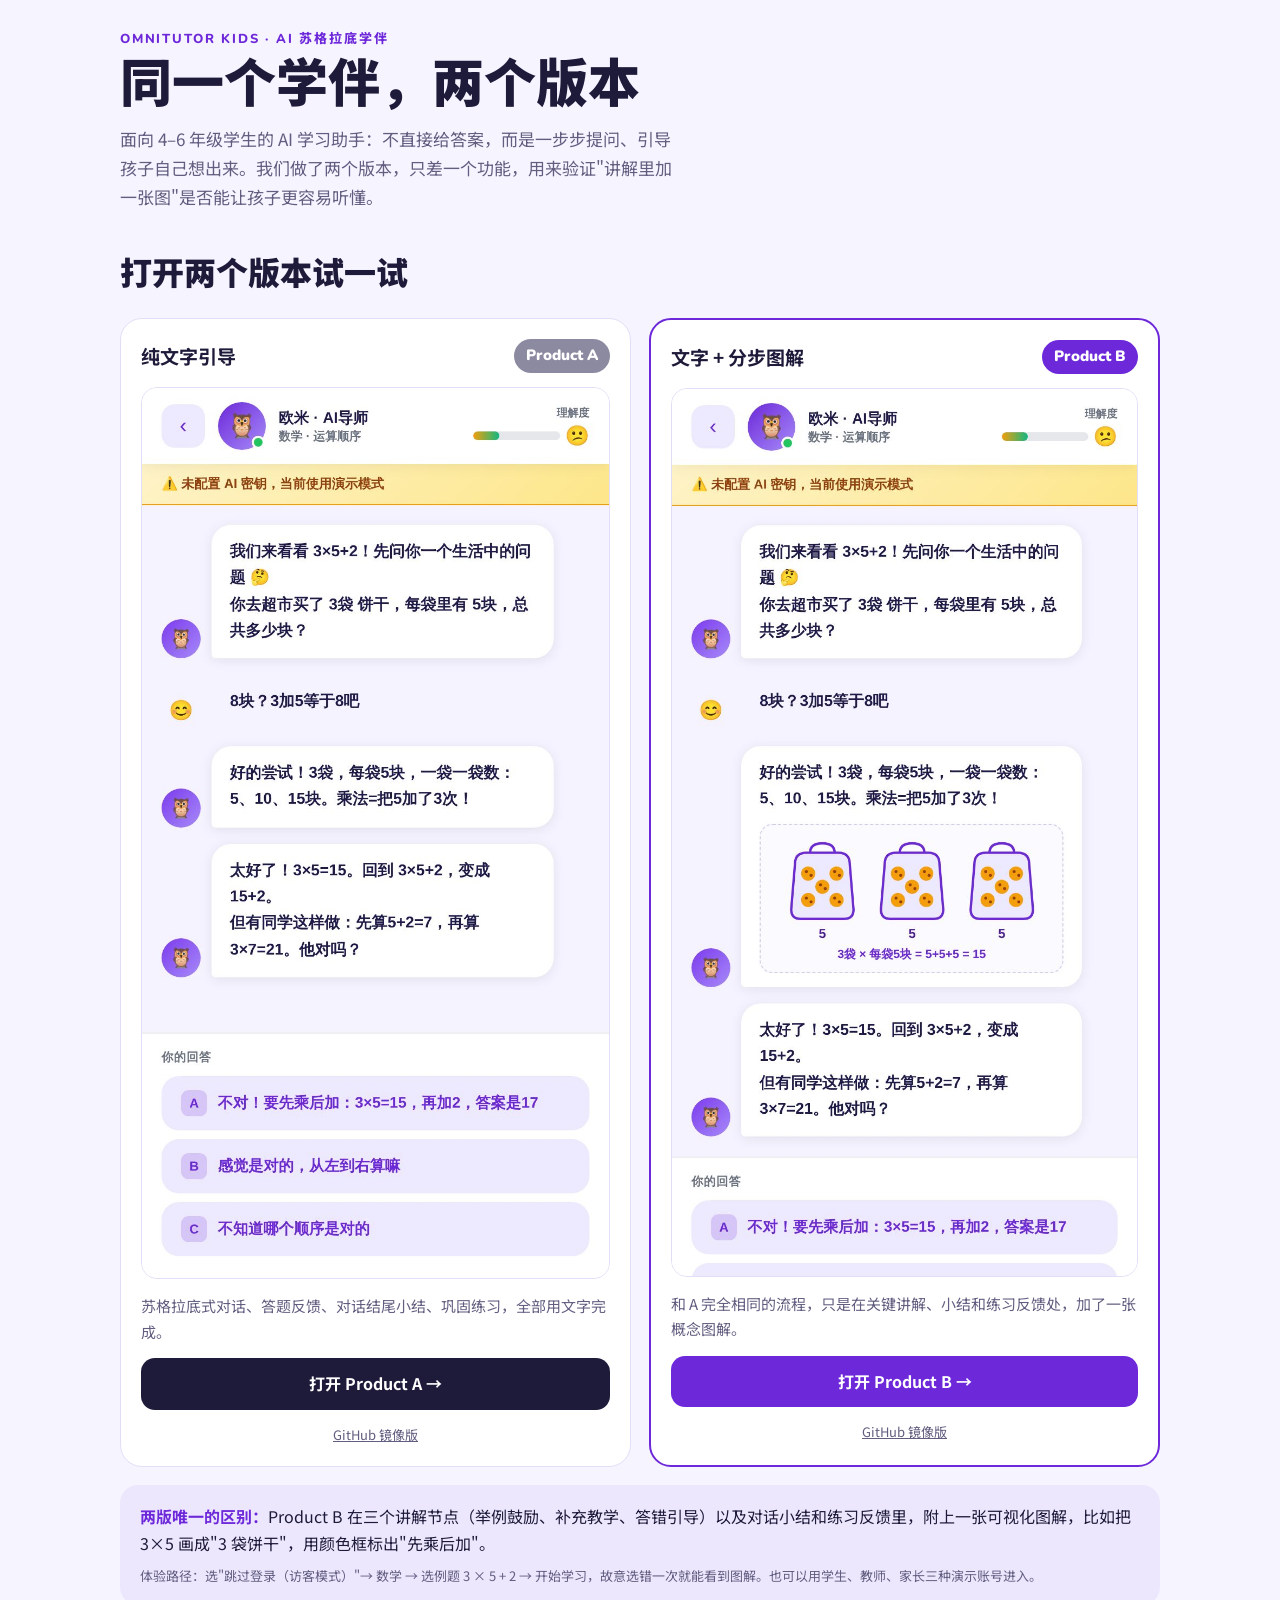
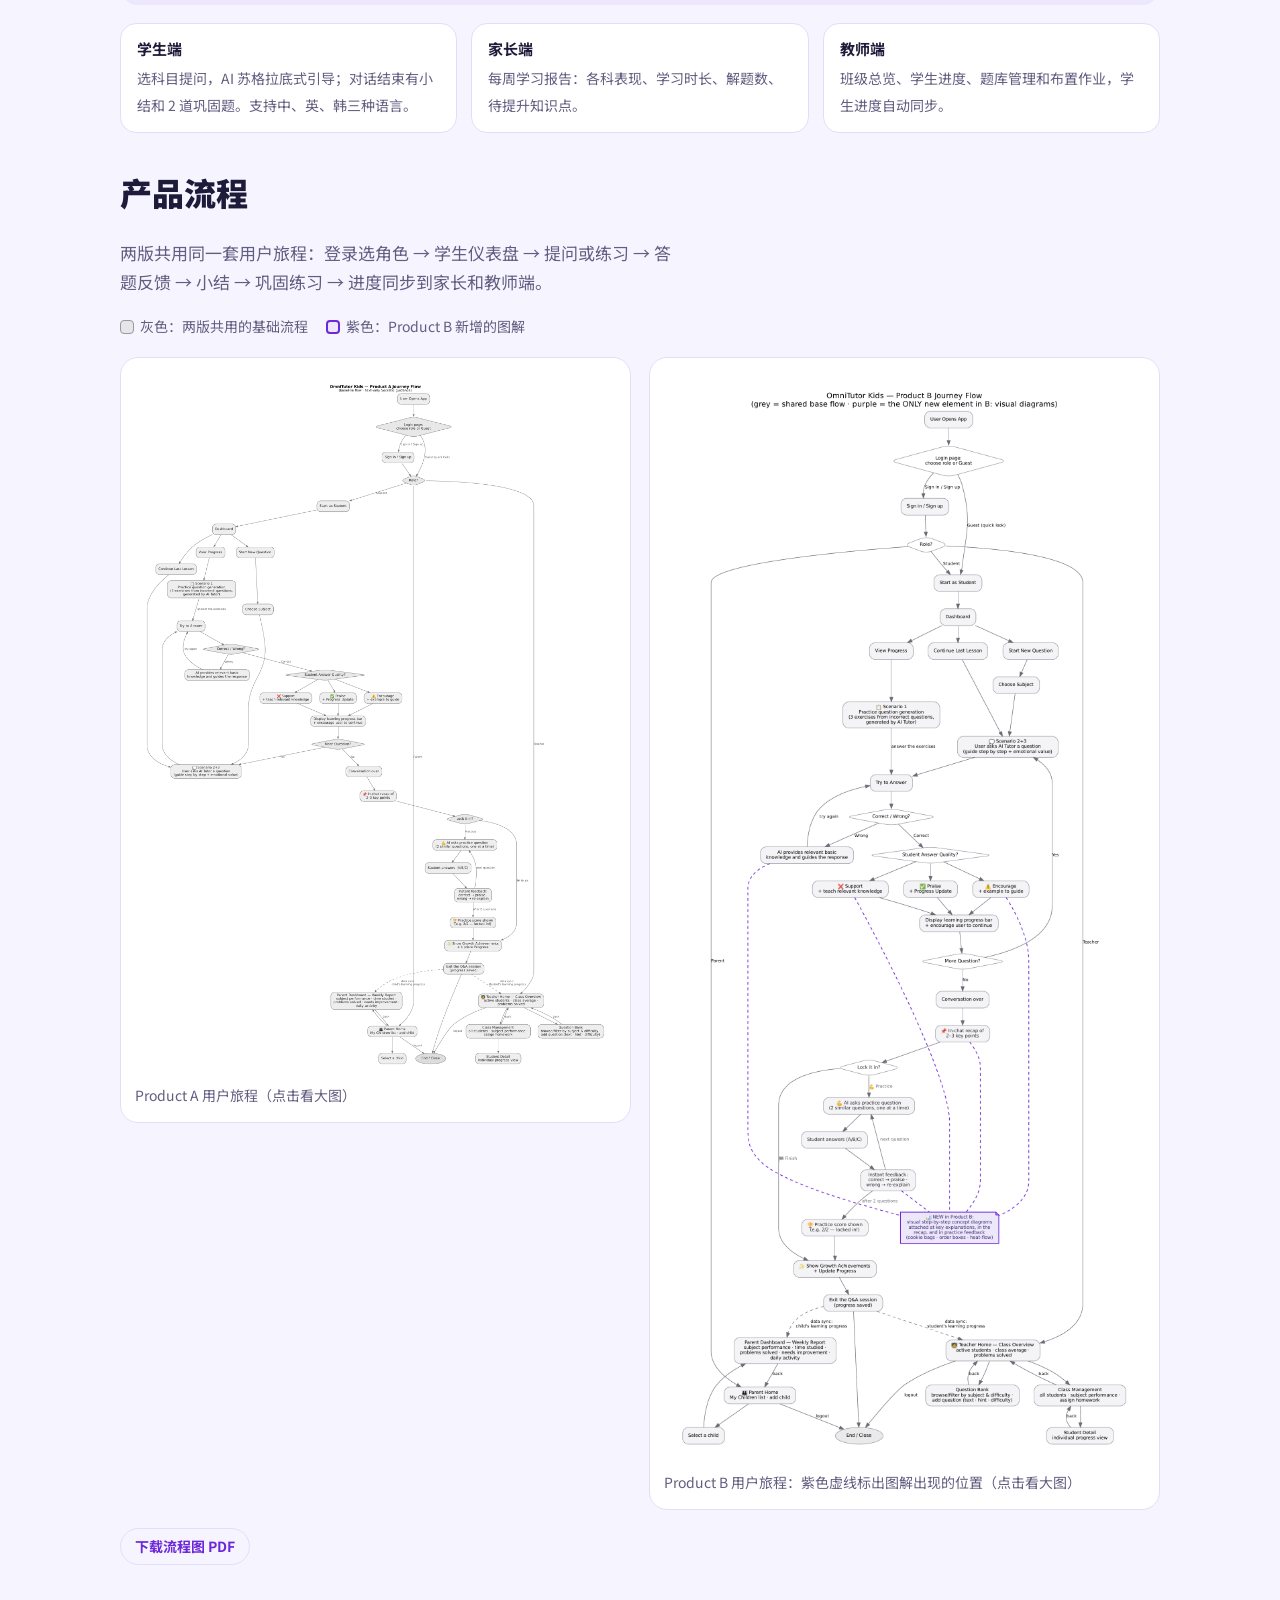
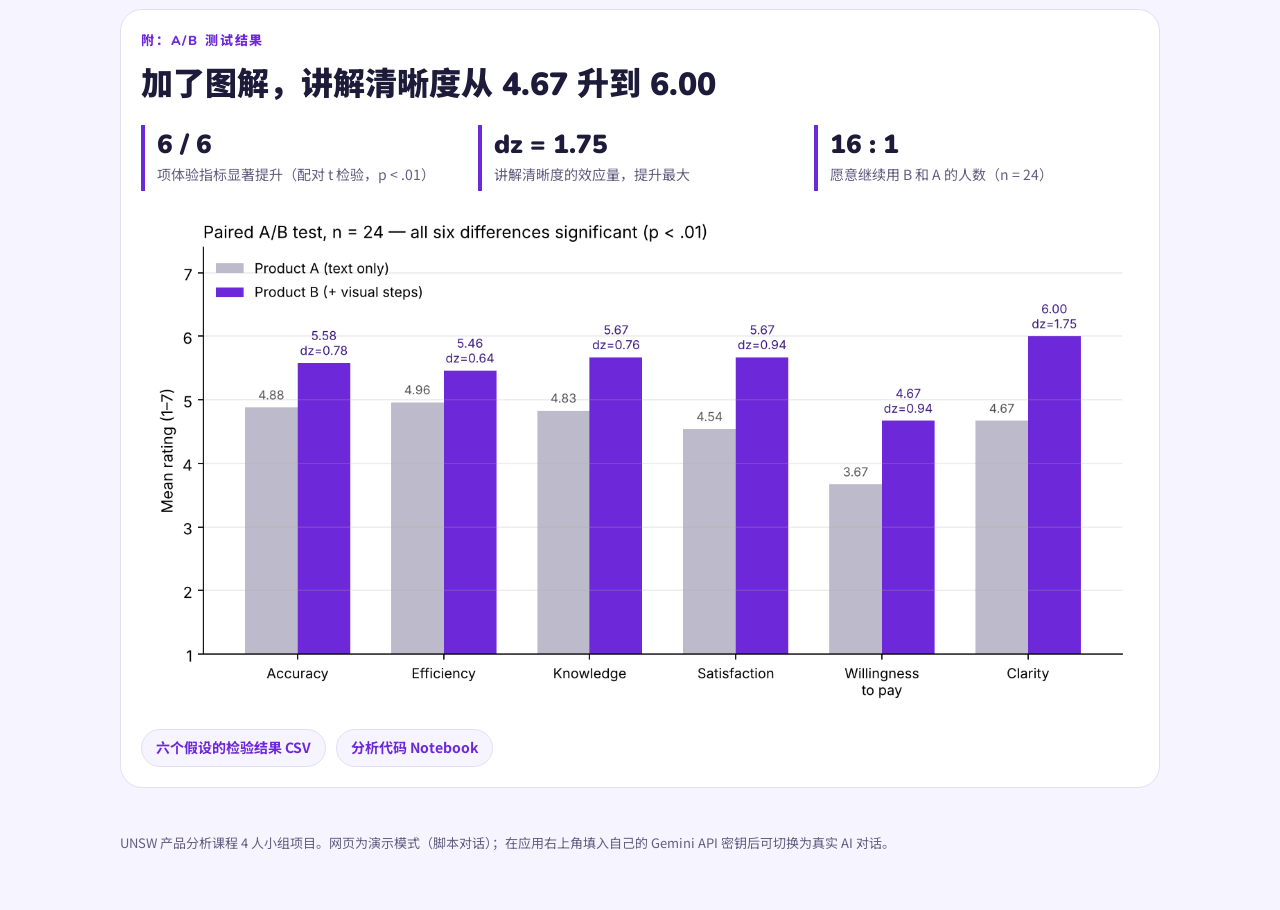
<file: index.html>
<!doctype html>
<html lang="zh-CN">
<head>
<meta charset="utf-8">
<meta name="viewport" content="width=device-width,initial-scale=1,viewport-fit=cover">
<title>OmniTutor Kids · A/B 两版产品</title>
<meta name="description" content="OmniTutor Kids：面向 4–6 年级的 AI 苏格拉底学伴。Product A 纯文字引导，Product B 加入可视化分步图解。">
<link rel="stylesheet" href="https://fonts.googleapis.com/css2?family=Nunito:wght@600;800;900&family=Noto+Sans+SC:wght@400;500;700&display=swap">
<style>
:root{
  --bg:#F6F4FF; --panel:#FFFFFF; --ink:#1E1B3A; --muted:#625E80; --line:#E3DEF7;
  --violet:#6D28D9; --violet-soft:#EDE7FE; --grey:#8B8AA0; --amber:#F59E0B;
  --f-display:"Nunito","Noto Sans SC",system-ui,sans-serif; --f-body:"Noto Sans SC","Nunito",system-ui,sans-serif;
}
*{box-sizing:border-box}
body{margin:0;background:var(--bg);color:var(--ink);font-family:var(--f-body);font-size:16px;line-height:1.7;
  padding:28px max(16px,env(safe-area-inset-left)) 56px max(16px,env(safe-area-inset-right))}
.wrap{max-width:1040px;margin:0 auto;display:grid;gap:44px}
a{color:var(--violet)}
.eyebrow{font-family:var(--f-display);font-weight:800;font-size:13px;letter-spacing:.14em;text-transform:uppercase;color:var(--violet)}
h1{font-family:var(--f-display);font-weight:900;font-size:clamp(32px,6vw,52px);line-height:1.1;margin:6px 0 12px;text-wrap:balance}
h2{font-family:var(--f-display);font-weight:900;font-size:clamp(24px,4vw,32px);line-height:1.2;margin:0 0 6px;text-wrap:balance}
p{margin:0}
.lede{color:var(--muted);max-width:62ch;font-size:17px}
section{display:grid;gap:18px}
.products{display:grid;grid-template-columns:repeat(2,minmax(0,1fr));gap:18px}
@media (max-width:760px){.products{grid-template-columns:minmax(0,1fr)}}
.prod{background:var(--panel);border:1px solid var(--line);border-radius:22px;padding:20px;display:grid;gap:14px;align-content:start}
.prod.b{border:2px solid var(--violet)}
.prod-head{display:flex;justify-content:space-between;align-items:center;gap:10px;flex-wrap:wrap}
.badge{font-family:var(--f-display);font-weight:900;font-size:15px;padding:4px 12px;border-radius:999px;color:#fff;background:var(--grey)}
.prod.b .badge{background:var(--violet)}
.prod h3{margin:0;font-size:19px}
.prod p{color:var(--muted);font-size:15px}
.shot{border-radius:16px;border:1px solid var(--line);width:100%;height:auto;display:block}
.open{display:inline-flex;align-items:center;justify-content:center;gap:8px;text-decoration:none;font-weight:700;border-radius:14px;padding:12px 18px;background:var(--ink);color:#fff}
.prod.b .open{background:var(--violet)}
.mirror{font-size:13px;color:var(--muted);text-align:center}
.open:focus-visible{outline:3px solid var(--amber);outline-offset:2px}
.diff{background:var(--violet-soft);border-radius:18px;padding:18px 20px;display:grid;gap:8px}
.diff b{color:var(--violet)}
.how{display:grid;grid-template-columns:repeat(3,minmax(0,1fr));gap:14px}
@media (max-width:760px){.how{grid-template-columns:minmax(0,1fr)}}
.how div{background:var(--panel);border:1px solid var(--line);border-radius:16px;padding:14px 16px}
.how b{display:block;font-family:var(--f-display);font-size:15px}
.how span{color:var(--muted);font-size:14px}
.flows{display:grid;grid-template-columns:repeat(2,minmax(0,1fr));gap:18px;align-items:start}
@media (max-width:760px){.flows{grid-template-columns:minmax(0,1fr)}}
figure{margin:0;background:var(--panel);border:1px solid var(--line);border-radius:18px;padding:14px;display:grid;gap:8px}
figure img{width:100%;height:auto;display:block;border-radius:10px}
figcaption{font-size:14px;color:var(--muted)}
.legend{display:flex;flex-wrap:wrap;gap:8px 18px;font-size:14px;color:var(--muted)}
.legend i{display:inline-block;width:14px;height:14px;border-radius:4px;vertical-align:-2px;margin-right:6px}
.results{background:var(--panel);border:1px solid var(--line);border-radius:22px;padding:20px;display:grid;gap:14px}
.stats{display:grid;grid-template-columns:repeat(3,minmax(0,1fr));gap:12px}
@media (max-width:600px){.stats{grid-template-columns:minmax(0,1fr)}}
.stat{border-left:4px solid var(--violet);padding:4px 12px}
.stat strong{font-family:var(--f-display);font-weight:900;font-size:26px;display:block;line-height:1.2;font-variant-numeric:tabular-nums}
.stat span{font-size:14px;color:var(--muted)}
.results img{width:100%;height:auto;border-radius:10px}
.files{display:flex;flex-wrap:wrap;gap:10px}
.files a{font-size:14px;font-weight:700;text-decoration:none;border:1px solid var(--line);border-radius:999px;padding:6px 14px;background:var(--bg)}
.note{font-size:13px;color:var(--muted)}
</style>
</head>
<body>
<div class="wrap">

  <header>
    <div class="eyebrow">OmniTutor Kids · AI 苏格拉底学伴</div>
    <h1>同一个学伴，两个版本</h1>
    <p class="lede">面向 4–6 年级学生的 AI 学习助手：不直接给答案，而是一步步提问、引导孩子自己想出来。我们做了两个版本，只差一个功能，用来验证"讲解里加一张图"是否能让孩子更容易听懂。</p>
  </header>

  <section aria-labelledby="try">
    <h2 id="try">打开两个版本试一试</h2>
    <div class="products">
      <article class="prod">
        <div class="prod-head"><h3>纯文字引导</h3><span class="badge">Product A</span></div>
        <img class="shot" src="images/step-product-a.jpg" alt="Product A 对话截图：只有文字讲解" loading="lazy">
        <p>苏格拉底式对话、答题反馈、对话结尾小结、巩固练习，全部用文字完成。</p>
        <a class="open" href="https://loom-swing-43299802.figma.site/" target="_blank" rel="noopener">打开 Product A →</a>
        <a class="mirror" href="product-a/">GitHub 镜像版</a>
      </article>
      <article class="prod b">
        <div class="prod-head"><h3>文字 + 分步图解</h3><span class="badge">Product B</span></div>
        <img class="shot" src="images/step-product-b.jpg" alt="Product B 对话截图：同一步骤多了三袋饼干的图解" loading="lazy">
        <p>和 A 完全相同的流程，只是在关键讲解、小结和练习反馈处，加了一张概念图解。</p>
        <a class="open" href="https://omnitutorpro.netlify.app/" target="_blank" rel="noopener">打开 Product B →</a>
        <a class="mirror" href="product-b/">GitHub 镜像版</a>
      </article>
    </div>
    <div class="diff">
      <p><b>两版唯一的区别：</b>Product B 在三个讲解节点（举例鼓励、补充教学、答错引导）以及对话小结和练习反馈里，附上一张可视化图解，比如把 3×5 画成"3 袋饼干"，用颜色框标出"先乘后加"。</p>
      <p class="note">体验路径：选"跳过登录（访客模式）"→ 数学 → 选例题 3 × 5 + 2 → 开始学习，故意选错一次就能看到图解。也可以用学生、教师、家长三种演示账号进入。</p>
    </div>
    <div class="how">
      <div><b>学生端</b><span>选科目提问，AI 苏格拉底式引导；对话结束有小结和 2 道巩固题。支持中、英、韩三种语言。</span></div>
      <div><b>家长端</b><span>每周学习报告：各科表现、学习时长、解题数、待提升知识点。</span></div>
      <div><b>教师端</b><span>班级总览、学生进度、题库管理和布置作业，学生进度自动同步。</span></div>
    </div>
  </section>

  <section aria-labelledby="flow">
    <h2 id="flow">产品流程</h2>
    <p class="lede">两版共用同一套用户旅程：登录选角色 → 学生仪表盘 → 提问或练习 → 答题反馈 → 小结 → 巩固练习 → 进度同步到家长和教师端。</p>
    <div class="legend"><span><i style="background:#E5E5EA;border:1px solid #999"></i>灰色：两版共用的基础流程</span><span><i style="background:#EDE7FE;border:2px solid var(--violet)"></i>紫色：Product B 新增的图解</span></div>
    <div class="flows">
      <figure>
        <a href="flow/flow-product-a.png"><img src="flow/flow-product-a.png" alt="Product A 用户旅程流程图" loading="lazy"></a>
        <figcaption>Product A 用户旅程（点击看大图）</figcaption>
      </figure>
      <figure>
        <a href="flow/flow-product-b.png"><img src="flow/flow-product-b.png" alt="Product B 用户旅程流程图，紫色虚线标出新增图解的位置" loading="lazy"></a>
        <figcaption>Product B 用户旅程：紫色虚线标出图解出现的位置（点击看大图）</figcaption>
      </figure>
    </div>
    <div class="files"><a href="flow/journey-flow-A-B.pdf">下载流程图 PDF</a></div>
  </section>

  <section aria-labelledby="test" class="results">
    <div class="eyebrow">附：A/B 测试结果</div>
    <h2 id="test">加了图解，讲解清晰度从 4.67 升到 6.00</h2>
    <div class="stats">
      <div class="stat"><strong>6 / 6</strong><span>项体验指标显著提升（配对 t 检验，p &lt; .01）</span></div>
      <div class="stat"><strong>dz = 1.75</strong><span>讲解清晰度的效应量，提升最大</span></div>
      <div class="stat"><strong>16 : 1</strong><span>愿意继续用 B 和 A 的人数（n = 24）</span></div>
    </div>
    <img src="analysis/results.png" alt="六项指标 A 与 B 的平均分对比柱状图" loading="lazy">
    <div class="files">
      <a href="analysis/hypothesis_results.csv">六个假设的检验结果 CSV</a>
      <a href="analysis/ab_test_analysis.ipynb">分析代码 Notebook</a>
    </div>
  </section>

  <p class="note">UNSW 产品分析课程 4 人小组项目。网页为演示模式（脚本对话）；在应用右上角填入自己的 Gemini API 密钥后可切换为真实 AI 对话。</p>
</div>
</body>
</html>
</file>
